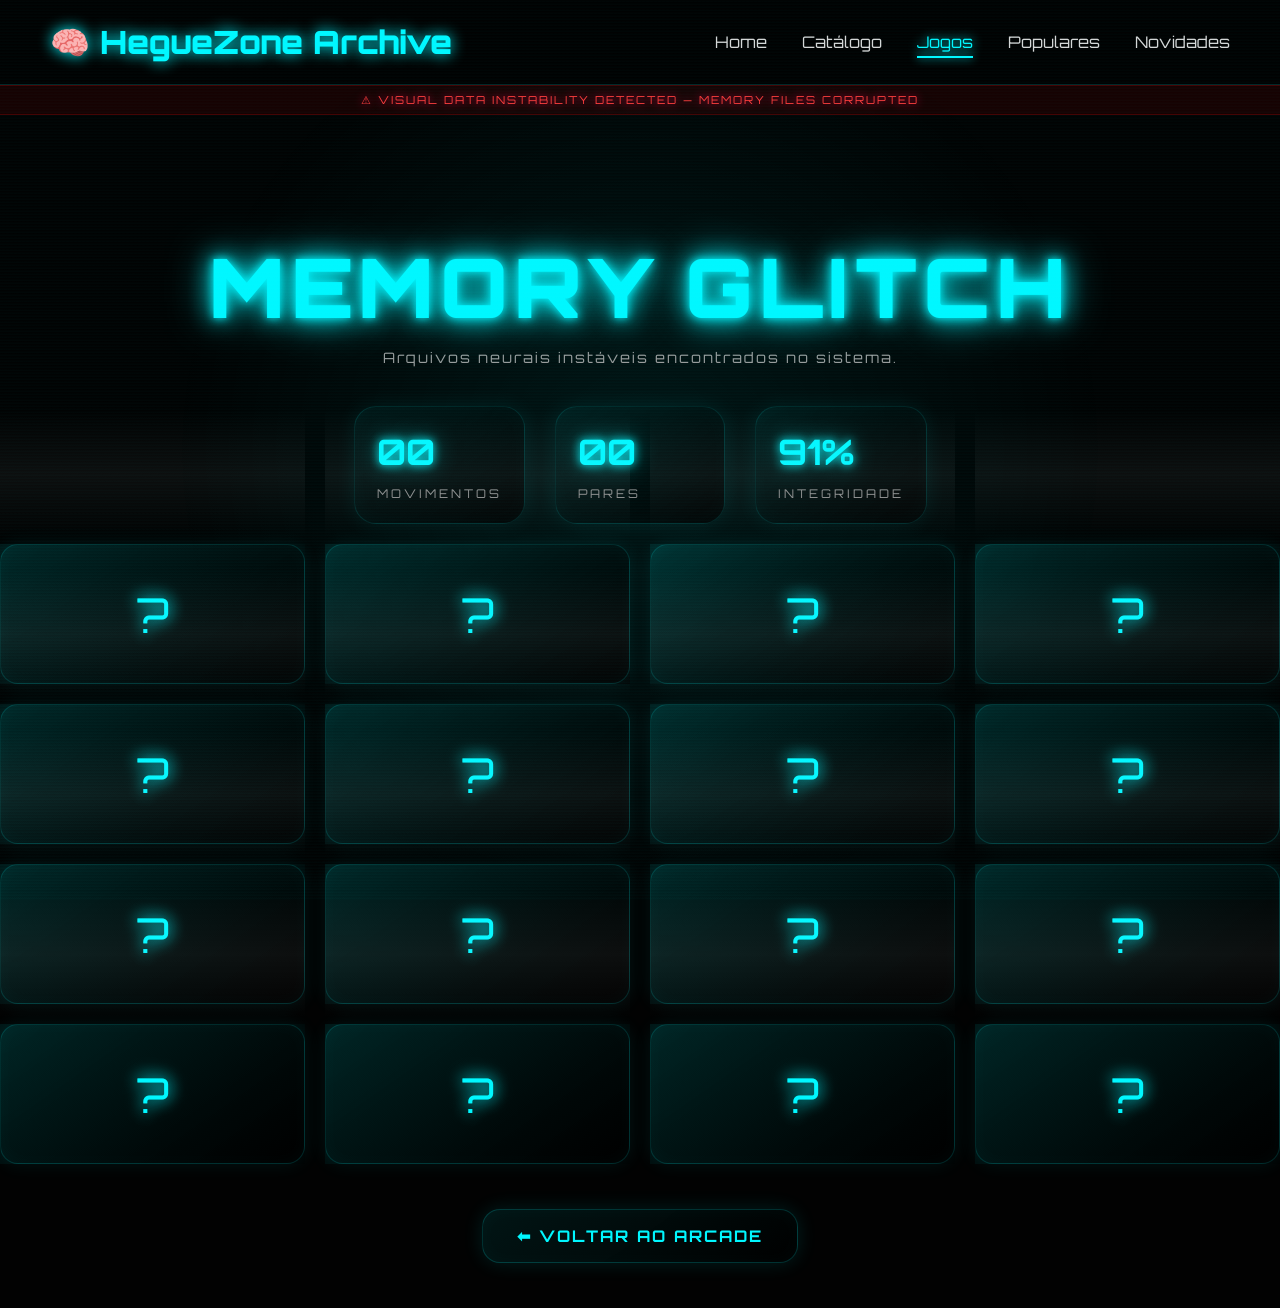
<file: memoryglitch.html>
<!DOCTYPE html>
<html lang="pt-BR">
<head>
<meta charset="UTF-8">
<meta name="viewport" content="width=device-width, initial-scale=1.0">

<title>Memory Glitch - HegueZone</title>

<link rel="stylesheet" href="memoryglitch.css">
<link rel="icon" type="image/png" href="public/assets/images/favicon7.png">
<link href="https://fonts.googleapis.com/css2?family=Orbitron:wght@400;700&display=swap" rel="stylesheet">
</head>
<body>

    <div class="vhs-overlay"></div>

<div class="noise"></div>

<div class="scanlines"></div>

<header class="navbar">
    <div class="logo">🧠 HegueZone Archive</div>

    <nav>
        <a href="index.html">Home</a>
        <a href="game.html">Catálogo</a>
        <a href="jogos.html" class="active">Jogos</a>
        <a href="populares.html">Populares</a>
        <a href="novidades.html">Novidades</a>
    </nav>
</header>

<div class="warning-bar">
⚠ VISUAL DATA INSTABILITY DETECTED — MEMORY FILES CORRUPTED
</div>

<section class="hero-memory">
    <div class="glitch-title">
        <span>MEMORY</span>
        <span>GLITCH</span>
    </div>

    <p class="subtitle">
        Arquivos neurais instáveis encontrados no sistema.
    </p>
</section>

<section class="hero">

   

    <div class="stats">

        <div class="stat-box">
            <span id="moves">00</span>
            <p>MOVIMENTOS</p>
        </div>

        <div class="stat-box">
            <span id="pairs">00</span>
            <p>PARES</p>
        </div>

        <div class="stat-box">
            <span id="integrity">91%</span>
            <p>INTEGRIDADE</p>
        </div>

    </div>

</section>

<section class="game-area">

    <div class="memory-grid" id="memoryGrid">

        <!-- CARTAS VIA JS -->

    </div>

</section>

<div class="bottom-ui">

    <a href="jogos.html" class="back-arcade">
        ⬅ VOLTAR AO ARCADE
    </a>

</div>

<script src="memoryglitch.js"></script>

</body>
</html>
</file>
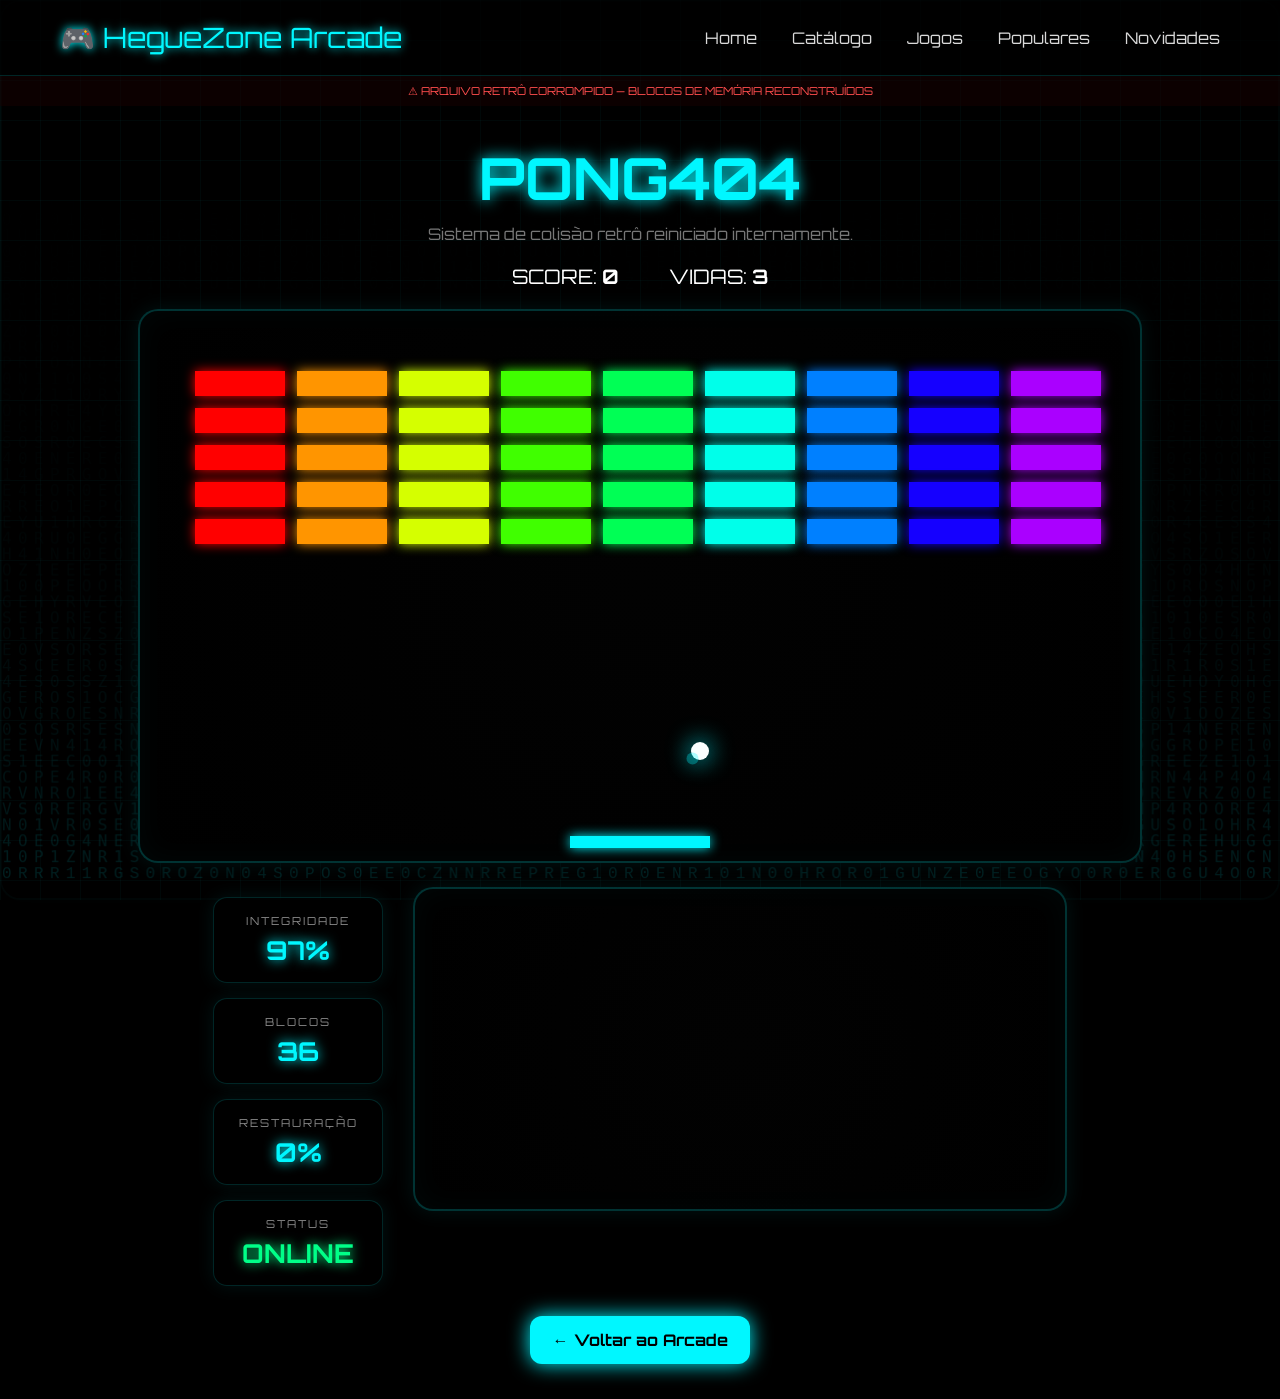
<file: pong404.html>
<!DOCTYPE html>
<html lang="pt-BR">
<head>
<meta charset="UTF-8">
<meta name="viewport" content="width=device-width, initial-scale=1.0">
<title>Pong404 - HegueZone Arcade</title>
<link rel="stylesheet" href="pong404.css">
<link rel="icon" type="image/png" href="public/assets/images/favicon6.png">

</head>
<body>

    <canvas id="matrixBg"></canvas>

<header class="navbar">
    <div class="logo">🎮 HegueZone Arcade</div>
    <nav>
        <a href="index.html">Home</a>
        <a href="game.html">Catálogo</a>
        <a href="jogos.html">Jogos</a>
        <a href="populares.html">Populares</a>
        <a href="novidades.html">Novidades</a>
    </nav>
</header>

<div class="warning-bar">
⚠ ARQUIVO RETRÔ CORROMPIDO — BLOCOS DE MEMÓRIA RECONSTRUÍDOS
</div>

<div class="pong-wrapper">
    <h1>PONG404</h1>
    <p>Sistema de colisão retrô reiniciado internamente.</p>

    <div class="hud">
        <span>SCORE: <b id="score">0</b></span>
        <span>VIDAS: <b id="lives">3</b></span>
    </div>

    <canvas id="pongGame" width="1000" height="550"></canvas>

    <div class="pong-area">

    <div class="system-hud">
        <div class="hud-box">
            <span>INTEGRIDADE</span>
            <strong id="integrity">97%</strong>
        </div>

        <div class="hud-box">
            <span>BLOCOS</span>
            <strong id="blocksLeft">36</strong>
        </div>

        <div class="hud-box">
            <span>RESTAURAÇÃO</span>
            <strong id="restore">0%</strong>
        </div>

        <div class="hud-box online">
            <span>STATUS</span>
            <strong>ONLINE</strong>
        </div>
    </div>

    <canvas id="game" width="650" height="320"></canvas>

</div>

    <a href="jogos.html" class="back-btn">← Voltar ao Arcade</a>
</div>

<script src="pong404.js"></script>
</body>
</html>
</file>
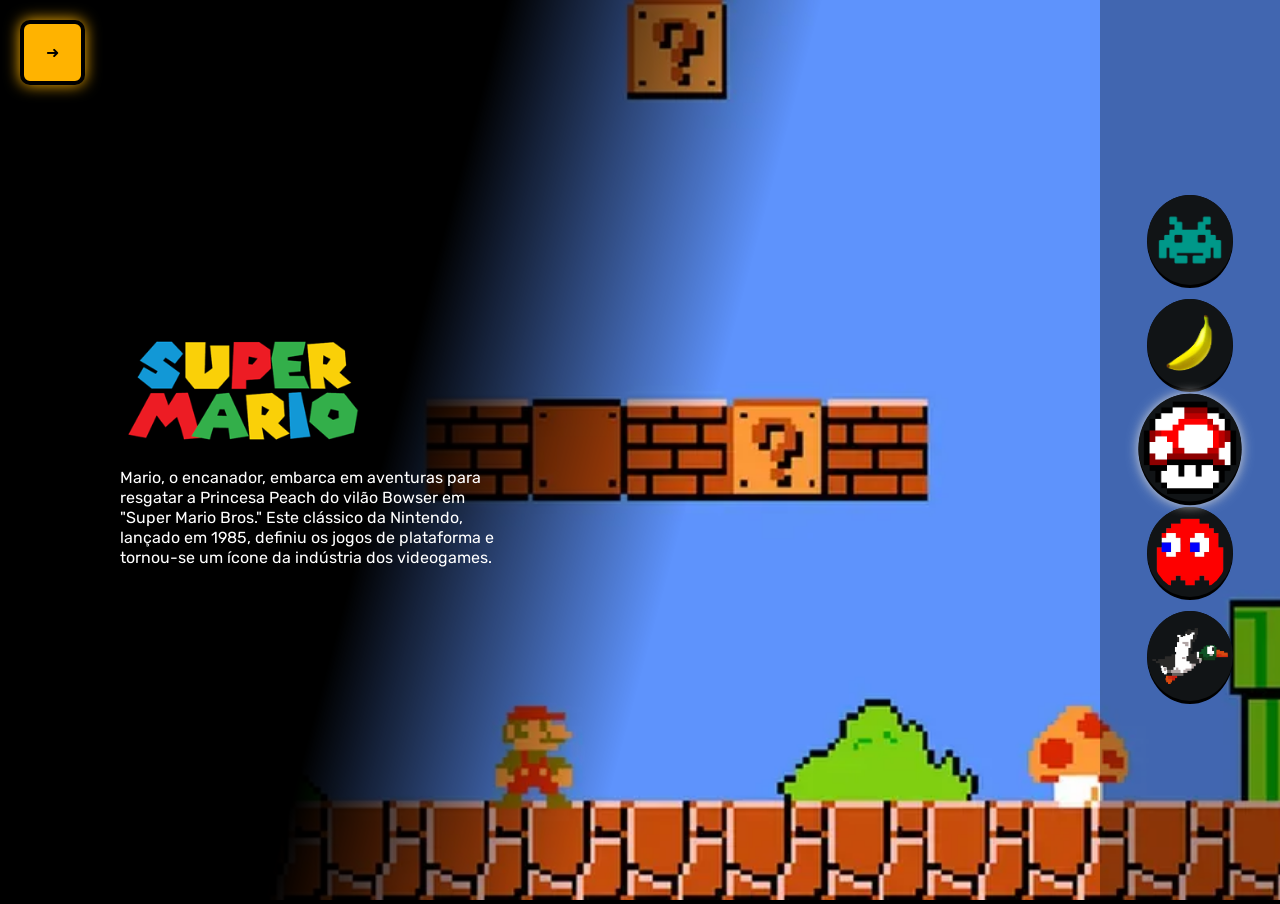
<file: retro.html>
<!DOCTYPE html>
<html lang="pt-BR">
<head>
    <meta charset="UTF-8">
    <meta name="viewport" content="width=device-width, initial-scale=1.0">

    <link rel="preconnect" href="https://fonts.googleapis.com">
    <link rel="preconnect" href="https://fonts.gstatic.com" crossorigin>
    <link href="https://fonts.googleapis.com/css2?family=Rubik&family=Secular+One&display=swap" rel="stylesheet">

    <link rel="stylesheet" href="reset.css">
    <link rel="stylesheet" href="responsive.css">
    <link rel="stylesheet" href="retro.css">

    <link rel="icon" type="image/png" href="public/assets/images/iconemariosite.png">
    <a href="index.html" class="back-button">
    ➜
</a>

    <title>Jogos Retrô</title>
</head>
<body>
    <main class="jogos">
        <div class="jogo" id="space-invaders">
            <img class="imagem" src="public/assets/images/jogo-space-invaders.jpg" alt="Jogo Space Invaders">
            <div class="conteudo">
                <i class="logo-expecifica-1"></i>
                <p class="descricao">Lançado em 1978, "Space Invaders" é um dos primeiros jogos de tiro, onde o jogador controla uma nave espacial para defender a Terra de invasores alienígenas. Este jogo revolucionário inspirou uma geração de desenvolvedores.</p>
            </div>
        </div>
        <div class="jogo" id="donkey-kong">
            <img class="imagem" src="public/assets/images/jogo-donkey-kong.png" alt="Jogo Donkey Kong">
            <div class="conteudo">
                <i class="logo-expecifica-2"></i>
                <p class="descricao">"Donkey Kong" (1981) apresenta Mario tentando salvar a Donzela em Perigo das garras do gorila Donkey Kong. Este jogo marcou a estreia de Mario e estabeleceu as bases para futuros títulos da série.</p>
            </div>
        </div>
        <div class="jogo selecionado" id="super-mario">
            <img class="imagem" src="public/assets/images/jogo-mario.png" alt="Jogo Super Mario">
            <div class="conteudo">
                <i class="logo-expecifica-3"></i>
                <p class="descricao">Mario, o encanador, embarca em aventuras para resgatar a Princesa Peach do vilão Bowser em "Super Mario Bros." Este clássico da Nintendo, lançado em 1985, definiu os jogos de plataforma e tornou-se um ícone da indústria dos videogames.</p>
            </div>
        </div>
        <div class="jogo" id="pac-man">
            <img class="imagem" src="public/assets/images/jogo-pac-man.png" alt="Jogo Pac Man">
            <div class="conteudo">
                <i class="logo-expecifica-4"></i>
                <p class="descricao">"Pac-Man" (1980) apresenta um personagem amarelo que come pontos em um labirinto enquanto evita fantasmas. Foi criado pelo designer de jogos japonês Toru Iwatani e rapidamente se tornou um fenômeno cultural.</p>
            </div>
        </div>
        <div class="jogo" id="dunk-hunt">
            <img class="imagem" src="public/assets/images/jogo-duck-hunt.png" alt="Jogo Duck Hunt">
            <div class="conteudo">
                <i class="logo-expecifica-5"></i>
                <p class="descricao">"Duck Hunt" (1984) convida os jogadores a caçar patos com uma espingarda de luz. É um clássico da Nintendo que aproveitou a tecnologia do acessório Zapper.</p>
            </div>
        </div>
    </main>
    <ul class="botoes">
        <li>
            <button class="botao">
                <img class="imagem-botoes" src="public/assets/images/icone-space-invaders.png" alt="Icone Nave do Space Invaders">
            </button>
        </li>
        <li>
            <button class="botao">
                <img class="imagem-botoes" src="public/assets/images/icone-donkey-kong.png" alt="Icone Barril do Donkey Kong">
            </button>
        </li>
        <li>
            <button class="botao selecionado">
                <img class="imagem-botoes ajuste" src="public/assets/images/icone-mario.png" alt="Icone Cogumelo do Mario">
            </button>
        </li>
        <li>
            <button class="botao">
                <img class="imagem-botoes" src="public/assets/images/icone-pac-man.png" alt="Icone Pac Man">
            </button>
        </li>
        <li>
            <button class="botao">
                <img class="imagem-botoes" src="public/assets/images/icone-duck-hunt.png" alt="Icone Pato do Duck Hunt">
            </button>
        </li>
    </ul>
    <script src="retro.js"></script>
    </body>
</html>
</file>
<file: memoryglitch.css>
@import url('https://fonts.googleapis.com/css2?family=Orbitron:wght@400;700;900&display=swap');

*{
    margin:0;
    padding:0;
    box-sizing:border-box;
    font-family:'Orbitron',sans-serif;
}

body{
    background:#020202;
    overflow:hidden;
    color:#fff;
    min-height:100vh;
    position:relative;
}

/* FUNDO GLITCH */
body::before{
    content:"";
    position:fixed;
    inset:0;
    background:
    radial-gradient(circle at center,
    rgba(0,255,255,0.08),
    transparent 60%);
    animation:pulseBg 5s infinite alternate;
    z-index:-3;
}

@keyframes pulseBg{
    from{
        transform:scale(1);
        opacity:0.4;
    }
    to{
        transform:scale(1.15);
        opacity:1;
    }
}

/* GRID DIGITAL */
.grid-bg{
    position:fixed;
    inset:0;
    background-image:
    linear-gradient(rgba(0,255,255,0.04) 1px, transparent 1px),
    linear-gradient(90deg, rgba(0,255,255,0.04) 1px, transparent 1px);
    background-size:40px 40px;
    animation:gridMove 18s linear infinite;
    z-index:-2;
}

@keyframes gridMove{
    from{
        transform:translateY(0);
    }
    to{
        transform:translateY(40px);
    }
}

/* LINHAS GLITCH */
.glitch-lines{
    position:fixed;
    inset:0;
    overflow:hidden;
    z-index:-1;
}

.glitch-lines span{
    position:absolute;
    width:100%;
    height:2px;
    background:rgba(0,255,255,0.08);
    animation:scan 6s linear infinite;
}

.glitch-lines span:nth-child(1){top:10%; animation-delay:0s;}
.glitch-lines span:nth-child(2){top:30%; animation-delay:1s;}
.glitch-lines span:nth-child(3){top:50%; animation-delay:2s;}
.glitch-lines span:nth-child(4){top:70%; animation-delay:3s;}
.glitch-lines span:nth-child(5){top:90%; animation-delay:4s;}

@keyframes scan{
    0%{
        transform:translateX(-100%);
    }
    100%{
        transform:translateX(100%);
    }
}

/* NAVBAR */
.navbar{
    width:100%;
    padding:22px 50px;
    display:flex;
    justify-content:space-between;
    align-items:center;
    border-bottom:1px solid rgba(0,255,255,0.15);
    background:rgba(0,0,0,0.7);
    backdrop-filter:blur(10px);
}

.logo{
    font-size:2rem;
    font-weight:900;
    color:#00f7ff;
    text-shadow:0 0 15px #00f7ff;
}

.navbar nav{
    display:flex;
    gap:35px;
}

.navbar nav a{
    color:#d8d8d8;
    text-decoration:none;
    transition:0.3s;
    position:relative;
}

.navbar nav a:hover,
.navbar nav a.active{
    color:#00f7ff;
    text-shadow:0 0 12px #00f7ff;
}

.navbar nav a::after{
    content:"";
    position:absolute;
    left:0;
    bottom:-6px;
    width:0%;
    height:2px;
    background:#00f7ff;
    transition:0.3s;
    box-shadow:0 0 10px #00f7ff;
}

.navbar nav a:hover::after,
.navbar nav a.active::after{
    width:100%;
}

/* BARRA */
.warning-bar{
    width:100%;
    text-align:center;
    padding:8px;
    font-size:0.75rem;
    color:#ff2a6d;
    border-bottom:1px solid rgba(255,0,80,0.15);
    background:rgba(20,0,0,0.7);
    text-shadow:0 0 10px #ff0055;
}

/* HERO */
.hero-memory{
    width:100%;
    text-align:center;
    margin-top:50px;
}

.hero-memory h1{
    font-size:4rem;
    color:#00f7ff;
    text-shadow:
    0 0 10px #00f7ff,
    0 0 30px #00f7ff,
    0 0 60px rgba(0,255,255,0.6);
    animation:glitchTitle 2s infinite alternate;
}

.hero-memory p{
    margin-top:10px;
    color:#9c9c9c;
    font-size:0.9rem;
}

@keyframes glitchTitle{
    0%{
        transform:translateX(0);
    }
    20%{
        transform:translateX(-2px);
    }
    40%{
        transform:translateX(2px);
    }
    60%{
        transform:translateX(-1px);
    }
    100%{
        transform:translateX(0);
    }
}

/* PAINEL */
.memory-panel{
    width:950px;
    margin:50px auto;
    padding:30px;
    border-radius:25px;
    background:rgba(0,0,0,0.72);
    border:1px solid rgba(0,255,255,0.12);
    box-shadow:
    0 0 25px rgba(0,255,255,0.12),
    inset 0 0 20px rgba(0,255,255,0.04);
    backdrop-filter:blur(10px);
    position:relative;
    overflow:hidden;
}

/* brilho interno */
.memory-panel::before{
    content:"";
    position:absolute;
    inset:0;
    background:linear-gradient(
    120deg,
    transparent,
    rgba(0,255,255,0.06),
    transparent);
    animation:shine 5s linear infinite;
}

@keyframes shine{
    from{
        transform:translateX(-100%);
    }
    to{
        transform:translateX(100%);
    }
}

/* GRID DAS CARTAS */
.memory-grid{
    display:grid;
    grid-template-columns:repeat(4,1fr);
    gap:20px;
    margin-top:20px;
}

/* CARD */
.memory-card{
    height:140px;
    border-radius:18px;
    background:rgba(0,255,255,0.05);
    border:1px solid rgba(0,255,255,0.12);
    position:relative;
    cursor:pointer;
    overflow:hidden;
    transition:0.25s;
    transform-style:preserve-3d;
}

.memory-card:hover{
    transform:translateY(-6px) scale(1.03);
    box-shadow:0 0 25px rgba(0,255,255,0.2);
}

/* frente */
.memory-card::before{
    content:"?";
    position:absolute;
    inset:0;
    display:flex;
    align-items:center;
    justify-content:center;
    font-size:3rem;
    color:#00f7ff;
    text-shadow:0 0 20px #00f7ff;
    background:
    linear-gradient(
    145deg,
    rgba(0,255,255,0.08),
    rgba(0,0,0,0.8));
}

/* efeito glitch */
.memory-card::after{
    content:"";
    position:absolute;
    inset:0;
    background:linear-gradient(
    transparent,
    rgba(255,255,255,0.05),
    transparent);
    transform:translateY(-100%);
    animation:glitchCard 3s infinite;
}

@keyframes glitchCard{
    0%{
        transform:translateY(-100%);
    }
    100%{
        transform:translateY(100%);
    }
}

/* STATUS */
.memory-status{
    margin-top:25px;
    display:flex;
    justify-content:center;
    gap:40px;
    color:#00f7ff;
    font-size:0.9rem;
}

.memory-status span{
    padding:10px 18px;
    border-radius:12px;
    background:rgba(0,255,255,0.05);
    border:1px solid rgba(0,255,255,0.08);
    box-shadow:0 0 15px rgba(0,255,255,0.08);
}

/* BOTÃO */
.back-btn{
    margin-top:35px;
    display:inline-block;
    padding:14px 28px;
    border-radius:14px;
    background:#00f7ff;
    color:#000;
    font-weight:700;
    text-decoration:none;
    box-shadow:0 0 20px #00f7ff;
    transition:0.3s;
}

.back-btn:hover{
    transform:scale(1.06);
    box-shadow:0 0 35px #00f7ff;
}

/* RESPONSIVO */
@media(max-width:1000px){

    .memory-panel{
        width:92%;
    }

    .memory-grid{
        grid-template-columns:repeat(2,1fr);
    }

    .hero-memory h1{
        font-size:2.5rem;
    }
}

/* ESTRUTURA 3D */

.memory-card{
    perspective:1000px;
    background:none;
    border:none;
    overflow:visible;
}

/* CONTAINER INTERNO */

.card-inner{
    width:100%;
    height:100%;
    position:relative;
    transform-style:preserve-3d;
    transition:transform 0.7s cubic-bezier(.4,2,.3,1);
}

/* CARTA VIRADA */

.memory-card.flipped .card-inner{
    transform:rotateY(180deg);
}

/* FRENTE E VERSO */

.card-front,
.card-back{
    position:absolute;
    width:100%;
    height:100%;
    border-radius:18px;

    display:flex;
    align-items:center;
    justify-content:center;

    backface-visibility:hidden;

    border:1px solid rgba(0,255,255,0.15);

    box-shadow:
    0 0 20px rgba(0,255,255,0.08),
    inset 0 0 20px rgba(0,255,255,0.03);

    overflow:hidden;
}

/* FRENTE */

.card-front{
    background:
    linear-gradient(
    145deg,
    rgba(0,255,255,0.08),
    rgba(0,0,0,0.95));

    color:#00f7ff;
    font-size:3rem;
    text-shadow:0 0 15px #00f7ff;
}

/* BRILHO */

.card-front::before{
    content:"";
    position:absolute;
    inset:0;

    background:linear-gradient(
    120deg,
    transparent,
    rgba(255,255,255,0.08),
    transparent);

    transform:translateX(-100%);
    animation:shineCard 3s linear infinite;
}

@keyframes shineCard{
    to{
        transform:translateX(200%);
    }
}

/* VERSO */

.card-back{
    background:
    linear-gradient(
    145deg,
    rgba(0,0,0,0.98),
    rgba(0,255,255,0.08));

    transform:rotateY(180deg);

    font-size:3.5rem;

    text-shadow:
    0 0 15px #00f7ff,
    0 0 35px #00f7ff;
}

/* HOVER */

.memory-card:hover .card-inner{
    transform:
    rotateY(8deg)
    translateY(-6px)
    scale(1.03);
}

/* QUANDO VIRADA */

.memory-card.flipped:hover .card-inner{
    transform:
    rotateY(180deg)
    scale(1.04);
}

/* GLITCH DA TELA */

.screen-glitch{
    animation:screenBug 0.18s linear;
}

@keyframes screenBug{

    0%{
        transform:translate(0);
        filter:hue-rotate(0deg);
    }

    20%{
        transform:translate(-3px,2px);
    }

    40%{
        transform:translate(3px,-2px);
    }

    60%{
        transform:translate(-2px,1px);
        filter:hue-rotate(90deg);
    }

    100%{
        transform:translate(0);
        filter:hue-rotate(0deg);
    }
}

/* VHS OVERLAY */

.vhs-overlay{
    position:fixed;
    inset:0;

    background:
    repeating-linear-gradient(
    to bottom,
    rgba(255,255,255,0.03) 0px,
    rgba(255,255,255,0.03) 1px,
    transparent 2px,
    transparent 4px
    );

    opacity:0.15;

    pointer-events:none;

    z-index:999;

    animation:vhsMove 0.25s infinite;
}

@keyframes vhsMove{

    0%{
        transform:translateY(0);
    }

    100%{
        transform:translateY(4px);
    }
}

/* NOISE */

.noise{
    position:fixed;
    inset:0;

    background-image:url("https://i.imgur.com/8KrmP.gif");

    opacity:0.035;

    mix-blend-mode:screen;

    pointer-events:none;

    z-index:998;
}

/* SCANLINES */

.scanlines{
    position:fixed;
    inset:0;

    background:
    repeating-linear-gradient(
    to bottom,
    transparent 0px,
    rgba(0,255,255,0.03) 1px,
    transparent 3px
    );

    pointer-events:none;

    z-index:997;
}

/* GLITCH RGB */

.screen-glitch{

    animation:rgbBug 0.18s linear;
}

@keyframes rgbBug{

    0%{
        filter:
        contrast(1)
        hue-rotate(0deg);

        transform:translate(0);
    }

    20%{
        transform:translate(-4px,2px);
    }

    40%{
        transform:translate(4px,-2px);

        filter:
        contrast(1.4)
        hue-rotate(80deg);
    }

    60%{
        transform:translate(-3px,1px);
    }

    100%{
        transform:translate(0);
        filter:
        contrast(1)
        hue-rotate(0deg);
    }
}

/* CARTA CORROMPIDA */

.corrupted{

    animation:corrupt 0.4s infinite;
}

@keyframes corrupt{

    0%{
        transform:translateX(0);
    }

    25%{
        transform:translateX(-3px);
    }

    50%{
        transform:translateX(3px);
    }

    75%{
        transform:translateX(-2px);
    }

    100%{
        transform:translateX(0);
    }
}

.card-back img{
    width:100%;
    height:100%;
    object-fit:cover;
    border-radius:18px;
}

/* BOTTOM UI */

.bottom-ui{
    width:100%;
    display:flex;
    justify-content:center;
    margin-top:40px;
    margin-bottom:40px;
}

/* BOTÃO */

.back-arcade{
    position:relative;

    padding:16px 34px;

    border-radius:18px;

    text-decoration:none;

    color:#00f7ff;

    font-weight:700;

    letter-spacing:2px;

    background:
    linear-gradient(
    145deg,
    rgba(0,255,255,0.08),
    rgba(0,0,0,0.92));

    border:1px solid rgba(0,255,255,0.18);

    box-shadow:
    0 0 20px rgba(0,255,255,0.12),
    inset 0 0 20px rgba(0,255,255,0.03);

    overflow:hidden;

    transition:0.3s;
}

/* BRILHO */

.back-arcade::before{
    content:"";

    position:absolute;

    inset:0;

    background:linear-gradient(
    120deg,
    transparent,
    rgba(255,255,255,0.12),
    transparent);

    transform:translateX(-100%);
}

/* HOVER */

.back-arcade:hover{

    transform:
    translateY(-4px)
    scale(1.04);

    color:#fff;

    border-color:#00f7ff;

    box-shadow:
    0 0 30px rgba(0,255,255,0.35),
    0 0 60px rgba(0,255,255,0.15);
}

.back-arcade:hover::before{

    animation:btnShine 0.9s linear;
}

@keyframes btnShine{

    to{
        transform:translateX(200%);
    }
}

/* STATUS PREMIUM */

.stats{
    display:flex;
    justify-content:center;
    gap:30px;

    margin-top:30px;
}

.stat-box{
    min-width:160px;

    padding:18px;

    border-radius:18px;

    background:
    linear-gradient(
    145deg,
    rgba(0,255,255,0.06),
    rgba(0,0,0,0.92));

    border:1px solid rgba(0,255,255,0.12);

    box-shadow:
    0 0 20px rgba(0,255,255,0.08),
    inset 0 0 20px rgba(0,255,255,0.03);

    position:relative;

    overflow:hidden;

    transition:0.3s;
}

/* hover */

.stat-box:hover{

    transform:translateY(-4px);

    box-shadow:
    0 0 30px rgba(0,255,255,0.18);
}

/* brilho */

.stat-box::before{
    content:"";

    position:absolute;
    inset:0;

    background:linear-gradient(
    120deg,
    transparent,
    rgba(255,255,255,0.08),
    transparent);

    transform:translateX(-100%);
}

.stat-box:hover::before{
    animation:btnShine 0.8s linear;
}

/* numeros */

.stat-box span{
    display:block;

    font-size:2rem;

    color:#00f7ff;

    text-shadow:
    0 0 10px #00f7ff,
    0 0 25px rgba(0,255,255,0.5);

    margin-bottom:10px;
}

/* texto */

.stat-box p{
    color:#8f8f8f;

    font-size:0.8rem;

    letter-spacing:2px;
}

/* TERMINAL MESSAGE */

.system-message{

    width:max-content;

    margin:25px auto;

    padding:12px 20px;

    border-radius:14px;

    background:rgba(0,0,0,0.7);

    border:1px solid rgba(0,255,255,0.12);

    color:#00f7ff;

    font-size:0.8rem;

    letter-spacing:2px;

    box-shadow:
    0 0 20px rgba(0,255,255,0.08);

    animation:terminalBlink 1.8s infinite;
}

@keyframes terminalBlink{

    0%{
        opacity:1;
    }

    50%{
        opacity:0.45;
    }

    100%{
        opacity:1;
    }
}

/* =========================
   HEGUEZONE MEMORY GLITCH
   CYBERPUNK UI PACK
========================= */

/* BOTTOM UI */

.bottom-ui{
    width:100%;
    display:flex;
    justify-content:center;
    align-items:center;
    margin-top:45px;
    margin-bottom:45px;
}

/* BOTÃO VOLTAR */

.back-arcade{
    position:relative;

    padding:16px 34px;

    border-radius:18px;

    text-decoration:none;

    color:#00f7ff;

    font-weight:700;

    letter-spacing:2px;

    background:
    linear-gradient(
    145deg,
    rgba(0,255,255,0.08),
    rgba(0,0,0,0.92));

    border:1px solid rgba(0,255,255,0.18);

    box-shadow:
    0 0 20px rgba(0,255,255,0.12),
    inset 0 0 20px rgba(0,255,255,0.03);

    overflow:hidden;

    transition:0.35s ease;
}

/* brilho */

.back-arcade::before{
    content:"";

    position:absolute;
    inset:0;

    background:linear-gradient(
    120deg,
    transparent,
    rgba(255,255,255,0.18),
    transparent);

    transform:translateX(-120%);
}

/* hover */

.back-arcade:hover{

    transform:
    translateY(-5px)
    scale(1.05);

    color:#ffffff;

    border-color:#00f7ff;

    box-shadow:
    0 0 35px rgba(0,255,255,0.4),
    0 0 70px rgba(0,255,255,0.18);
}

.back-arcade:hover::before{

    animation:btnShine 0.8s linear;
}

/* animação brilho */

@keyframes btnShine{

    to{
        transform:translateX(200%);
    }
}

/* STATS */

.stats{
    display:flex;
    justify-content:center;
    flex-wrap:wrap;
    gap:30px;

    margin-top:35px;
}

/* BOX */

.stat-box{

    min-width:170px;

    padding:22px;

    border-radius:22px;

    position:relative;

    overflow:hidden;

    background:
    linear-gradient(
    145deg,
    rgba(0,255,255,0.05),
    rgba(0,0,0,0.95));

    border:1px solid rgba(0,255,255,0.12);

    box-shadow:
    0 0 25px rgba(0,255,255,0.08),
    inset 0 0 25px rgba(0,255,255,0.03);

    transition:0.35s;
}

/* brilho box */

.stat-box::before{

    content:"";

    position:absolute;
    inset:0;

    background:linear-gradient(
    120deg,
    transparent,
    rgba(255,255,255,0.08),
    transparent);

    transform:translateX(-120%);
}

/* hover */

.stat-box:hover{

    transform:
    translateY(-5px)
    scale(1.03);

    box-shadow:
    0 0 35px rgba(0,255,255,0.16),
    0 0 80px rgba(0,255,255,0.05);
}

.stat-box:hover::before{

    animation:btnShine 1s linear;
}

/* NUMEROS */

.stat-box span{

    display:block;

    font-size:2.2rem;

    font-weight:700;

    color:#00f7ff;

    margin-bottom:12px;

    text-shadow:
    0 0 10px #00f7ff,
    0 0 25px rgba(0,255,255,0.5);
}

/* TEXTO */

.stat-box p{

    font-size:0.75rem;

    letter-spacing:3px;

    color:#8f8f8f;
}

/* TERMINAL */

.system-message{

    width:max-content;

    margin:25px auto;

    padding:14px 24px;

    border-radius:16px;

    background:
    linear-gradient(
    145deg,
    rgba(0,0,0,0.92),
    rgba(0,255,255,0.04));

    border:1px solid rgba(0,255,255,0.12);

    color:#00f7ff;

    font-size:0.8rem;

    letter-spacing:2px;

    box-shadow:
    0 0 20px rgba(0,255,255,0.08);

    animation:terminalBlink 1.8s infinite;
}

/* blink */

@keyframes terminalBlink{

    0%{
        opacity:1;
    }

    50%{
        opacity:0.45;
    }

    100%{
        opacity:1;
    }
}

/* HERO TITLE */

.glitch-title{

    position:relative;

    font-size:4rem;

    font-weight:900;

    color:#00f7ff;

    text-shadow:
    0 0 12px #00f7ff,
    0 0 40px rgba(0,255,255,0.5);

    animation:glitchFloat 3s infinite ease-in-out;
}

/* GLITCH RGB */

.glitch-title::before,
.glitch-title::after{

    content:attr(data-text);

    position:absolute;

    left:0;
    top:0;

    width:100%;
    height:100%;

    overflow:hidden;
}

.glitch-title::before{

    color:#ff0055;

    z-index:-1;

    transform:translateX(-3px);

    opacity:0.7;
}

.glitch-title::after{

    color:#00ffff;

    z-index:-2;

    transform:translateX(3px);

    opacity:0.7;
}

/* animação */

@keyframes glitchFloat{

    0%{
        transform:translateY(0px);
    }

    50%{
        transform:translateY(-6px);
    }

    100%{
        transform:translateY(0px);
    }
}

/* SUBTITLE */

.subtitle{

    margin-top:12px;

    color:#8f8f8f;

    font-size:0.95rem;

    letter-spacing:2px;
}

/* HERO NOVA */

.hero-memory{
    text-align:center;
    padding-top:70px;
    margin-bottom:40px;
    position:relative;
    z-index:2;
}

.glitch-title{
    display:flex;
    justify-content:center;
    gap:25px;
    flex-wrap:wrap;
}

.glitch-title span{
    font-size:82px;
    font-family:'Orbitron',sans-serif;
    font-weight:900;
    letter-spacing:6px;
    color:#00f7ff;
    text-shadow:
    0 0 10px #00f7ff,
    0 0 25px #00f7ff,
    0 0 45px rgba(0,247,255,.7);

    position:relative;

    animation:
    flicker 4s infinite,
    floatTitle 4s ease-in-out infinite;
}

/* Efeito glitch separado */
.glitch-title span::before,
.glitch-title span::after{
    content:attr(data-text);
    position:absolute;
    left:0;
    top:0;
    width:100%;
    overflow:hidden;
}

.glitch-title span::before{
    color:#ff0055;
    z-index:-1;
    transform:translate(-3px,0);
    opacity:.6;
}

.glitch-title span::after{
    color:#00ffff;
    z-index:-2;
    transform:translate(3px,0);
    opacity:.5;
}

.subtitle{
    margin-top:10px;
    color:#7c8b91;
    font-size:15px;
    letter-spacing:2px;
}

/* warning abaixo do menu */
.warning-bar{
    width:100%;
    height:30px;
    background:rgba(120,0,0,.18);
    border-top:1px solid rgba(255,0,0,.2);
    border-bottom:1px solid rgba(255,0,0,.2);

    display:flex;
    justify-content:center;
    align-items:center;

    color:#ff3b3b;
    font-size:11px;
    letter-spacing:2px;

    margin-top:0px;
}

/* animações */

@keyframes flicker{
    0%,18%,22%,25%,53%,57%,100%{
        opacity:1;
    }

    20%,24%,55%{
        opacity:.45;
    }
}

@keyframes floatTitle{
    0%{
        transform:translateY(0px);
    }

    50%{
        transform:translateY(-6px);
    }

    100%{
        transform:translateY(0px);
    }
}
</file>
<file: pong404.css>
@import url('https://fonts.googleapis.com/css2?family=Orbitron:wght@400;700&display=swap');

*{margin:0;padding:0;box-sizing:border-box;font-family:'Orbitron',sans-serif;}

body{
    background:#000;
    color:white;
}

.navbar{
    width:100%;
    padding:20px 60px;
    display:flex;
    justify-content:space-between;
    align-items:center;
    background:rgba(0,0,0,0.75);
    border-bottom:1px solid rgba(0,255,255,0.15);
}

.logo{
    font-size:28px;
    color:#00f7ff;
    text-shadow:0 0 10px #00f7ff;
}

nav{
    display:flex;
    gap:35px;
}

nav a{
    color:#d9d9d9;
    text-decoration:none;
}

.warning-bar{
    width:100%;
    text-align:center;
    padding:8px;
    font-size:11px;
    color:#ff4d4d;
    background:rgba(30,0,0,0.4);
}

.pong-wrapper{
    width:90%;
    margin:35px auto;
    text-align:center;
}

.pong-wrapper h1{
    font-size:58px;
    color:#00f7ff;
    text-shadow:0 0 15px #00f7ff;
}

.pong-wrapper p{
    color:#777;
    margin:10px 0 20px;
}

.hud{
    display:flex;
    justify-content:center;
    gap:50px;
    margin-bottom:20px;
    font-size:20px;
}

canvas{
    background:#050505;
    border:2px solid rgba(0,255,255,0.2);
    border-radius:20px;
    box-shadow:0 0 30px rgba(0,255,255,0.06);
}

.back-btn{
    display:inline-block;
    margin-top:25px;
    padding:14px 30px;
    background:#00f7ff;
    color:#000;
    border-radius:12px;
    text-decoration:none;
    font-weight:bold;
}

body::before{
    content:'';
    position:fixed;
    width:100%;
    height:100%;
    top:0;
    left:0;
    background:
    linear-gradient(rgba(0,255,255,0.03) 1px, transparent 1px),
    linear-gradient(90deg, rgba(0,255,255,0.03) 1px, transparent 1px);
    background-size:40px 40px;
    animation:gridMove 8s linear infinite;
    z-index:-1;
}

@keyframes gridMove{
    from{transform:translateY(0);}
    to{transform:translateY(40px);}
}

canvas{
    background:radial-gradient(circle at center,#020202,#000);
    border:2px solid rgba(0,255,255,0.2);
    border-radius:20px;
    box-shadow:
    0 0 20px rgba(0,255,255,0.08),
    inset 0 0 30px rgba(0,255,255,0.03);
}

.back-btn{
    display:block;
    width:220px;
    margin:25px auto;
    text-align:center;
    padding:14px 30px;
    background:#00f7ff;
    color:#000;
    border-radius:12px;
    text-decoration:none;
    font-weight:bold;
    box-shadow:0 0 15px rgba(0,247,255,0.4);
    transition:0.3s;
}

.back-btn:hover{
    transform:scale(1.06);
}

.pong-wrapper{
    width:100%;
    max-width:1200px;
    margin:35px auto;
    text-align:center;
}

.pong-wrapper h1{
    font-size:58px;
    color:#00f7ff;
    text-shadow:0 0 15px #00f7ff;
    animation:titlePulse 2s infinite alternate;
}

@keyframes titlePulse{
    from{
        text-shadow:0 0 8px #00f7ff;
    }
    to{
        text-shadow:0 0 25px #00f7ff,0 0 40px #00f7ff;
    }
}

.back-btn{
    display:block;
    width:220px;
    margin:30px auto;
    text-align:center;
    padding:14px;
    background:#00f7ff;
    color:#000;
    font-family:'Orbitron',sans-serif;
    font-weight:bold;
    text-decoration:none;
    border-radius:12px;
    box-shadow:0 0 20px #00f7ff;
    transition:0.3s;
}

.back-btn:hover{
    transform:scale(1.08);
    box-shadow:0 0 35px #00f7ff;
}

#matrixBg{
    position:fixed;
    top:0;
    left:0;
    width:100%;
    height:100%;
    z-index:-2;
    opacity:0.12;
}

body{
    background:#000;
    overflow-x:hidden;
}

.pong-area{
    display:flex;
    justify-content:center;
    align-items:flex-start;
    gap:30px;
    margin-top:20px;
    flex-wrap:wrap;
}

.system-hud{
    display:flex;
    flex-direction:column;
    gap:15px;
    margin-top:10px;
}

.hud-box{
    width:170px;
    padding:16px;
    background:rgba(0,0,0,0.75);
    border:1px solid rgba(0,255,255,0.15);
    border-radius:14px;
    box-shadow:0 0 18px rgba(0,255,255,0.08);
    text-align:center;
}

.hud-box span{
    display:block;
    font-size:11px;
    color:#888;
    margin-bottom:6px;
    letter-spacing:2px;
}

.hud-box strong{
    color:#00f7ff;
    font-size:26px;
    text-shadow:0 0 12px #00f7ff;
}

.hud-box.online strong{
    color:#00ff88;
    text-shadow:0 0 12px #00ff88;
}
</file>
<file: responsive.css>
@media (max-width: 769px) {
    main::after {
        background: linear-gradient(0deg, #000 20%, rgba(0, 0, 0, 0.00) 65%) no-repeat;
        width: 100vw;
    }

    main .jogo .imagem {
        height: 85%;
    }

    .conteudo {
        justify-content: flex-end;
        left: 0;
        top: -20%;
        max-width: 100vw;
        padding: 30px;
    }

    .conteudo .descricao {
        max-width: 500px;
    }

    .botoes {
        flex-direction: row;
        align-items: flex-end;
        width: 100%;
        padding: 30px;
    }

    .imagem-botoes {
        height: 60px;
        width: 60px;
    }
}

@media (max-width: 425px) {
    main .jogo .imagem {
        height: auto;
    }

    .conteudo .logo {
        width: 170px;
        height: 75px;
    }

    .conteudo {
        top: -30%;
    }

    .botoes {
        padding: 20px;
        top: -15%;
    }

    .imagem-botoes {
        height: 50px;
        width: 50px;
    }
}
</file>
<file: retro.css>
body {
    background-color: #000;
    overflow: hidden;
}

main::after {
    content: "";
    position: fixed;
    top: 0;
    left: 0;
    min-height: 100vh;
    width: 80vw;
    background: linear-gradient(-255deg, #000 40%, rgba(0, 0, 0, 0) 65%) no-repeat;
}

main .jogo {
    display: none;
    height: 100vh;
}

main .jogo.selecionado {
    display: block;
}

main .jogo .imagem {
    width: 100%;
    height: 100%;
    object-fit: cover;
}

.conteudo {
    position: absolute;
    top: 0;
    left: 120px;
    display: flex;
    flex-direction: column;
    justify-content: center;
    min-height: 100vh;
    max-width: 380px;
    z-index: 1;
}

.conteudo .descricao {
    color: #fff;
    font-family: "Rubik";
    line-height: 20px;
}

.conteudo .logo-expecifica-1 {
    background-image: url("public/assets/images/logo-space-invaders.png");
    background-size: cover;
    margin-bottom: 20px;
    height: 115px;
    width: 271px;
}
.conteudo .logo-expecifica-2 {
    background-image: url("public/assets/images/logo-donkey-kong.png");
    background-size: contain;
    margin-bottom: 20px;
    height: 100px;
    width: 475px;
}
.conteudo .logo-expecifica-3 {
    background-image: url("public/assets/images/logo-mario.png");
    background-size: cover;
    margin-bottom: 20px;
    height: 115px;
    width: 246px;
}
.conteudo .logo-expecifica-4 {
    background-image: url("public/assets/images/logo-pac-man.png");
    background-size: cover;
    margin-bottom: 20px;
    height: 150px;
    width: 350px;
}
.conteudo .logo-expecifica-5 {
    background-image: url("public/assets/images/logo-dunk-hunt.png");
    background-size: cover;
    margin-bottom: 20px;
    height: 115px;
    width: 246px;
}

.botoes {
    position: fixed;
    top: 0;
    right: 0;
    display: flex;
    flex-direction: column;
    justify-content: center;
    align-items: center;
    min-height: 100vh;
    width: 180px;
    gap: 10px;
    background-color: rgba(0, 0, 0, 0.3);
}

.imagem-botoes {
    object-fit: contain;
    height: 90px;
    width: 86px;
    border-radius: 50%;
    background-color: #111416;
    padding: 5px;
}

.ajuste {
    object-fit: cover;
    padding: 0px;
}

.botoes .botao {
    border: none;
    background: #000;
    cursor: pointer;
    border-radius: 100%;
}

.botoes .botao.selecionado {
    transform: scale(1.2);
    box-shadow: 0 0 10px #D9D9D9;
}

.back-button{
    position: fixed;
    top: 20px;
    left: 20px;

    width: 65px;
    height: 65px;

    display: flex;
    align-items: center;
    justify-content: center;

    background: #ffb100;
    border: 4px solid #000;

    text-decoration: none;

    box-shadow: 6px 6px 0 #000;

    transition: 0.2s;
    z-index: 9999;
}

.back-button span{
    color: red;
    font-size: 40px;
    font-weight: bold;
}

.back-button:hover{
    transform: translateY(-4px);
    background: #ffd000;
}

body {
    cursor: url("public/assets/images/bighead.jpg"), auto;
}

button, a {
    cursor: url("public/assets/images/bighead.jpg"), pointer;
}

/* =========================
   RESPONSIVO RETRÔ
========================= */

@media (max-width: 768px){

    body{
        overflow-x: hidden;
    }

    /* JOGO PRINCIPAL */

    .jogos{
        position: relative;
        width: 100%;
        height: 100vh;
    }

    .jogo .imagem{
        width: 100%;
        height: 100vh;
        object-fit: cover;
    }

    /* ESCURECER FUNDO */

    .jogo::after{
        width: 100%;
        background: linear-gradient(
            0deg,
            #000 15%,
            rgba(0,0,0,0.8) 45%,
            rgba(0,0,0,0.3) 70%,
            transparent 100%
        );
    }

    /* CONTEÚDO TEXTO */

    .conteudo{
        position: absolute;
        bottom: 140px;
        left: 20px;

        width: 90%;
        max-width: 350px;

        z-index: 2;
    }

    .descricao{
        font-size: 14px;
        line-height: 1.5;
    }

    /* LOGOS */

    .logo-expecifica-1,
    .logo-expecifica-2,
    .logo-expecifica-3,
    .logo-expecifica-4,
    .logo-expecifica-5{
        transform: scale(0.7);
        transform-origin: left;
        margin-bottom: 10px;
    }

    /* BOTÕES LATERAIS */

    .botoes{
        position: fixed;

        right: 10px;
        top: 50%;

        transform: translateY(-50%);

        display: flex;
        flex-direction: column;
        gap: 12px;

        z-index: 10;
    }

    .botao{
        width: 55px;
        height: 55px;
    }

    .imagem-botoes{
        width: 28px;
        height: 28px;
    }

    /* BOTÃO VOLTAR */

    .back-button{
        position: fixed;

        top: 15px;
        left: 15px;

        width: 45px;
        height: 45px;

        display: flex;
        align-items: center;
        justify-content: center;

        font-size: 24px;

        z-index: 20;
    }

}

.back-button{
    background: #ffb300;
    color: black;

    border-radius: 10px;

    text-decoration: none;

    box-shadow: 0 0 15px #ffb300;

    transition: 0.3s;
}

.back-button:hover{
    transform: scale(1.1);
}
</file>
